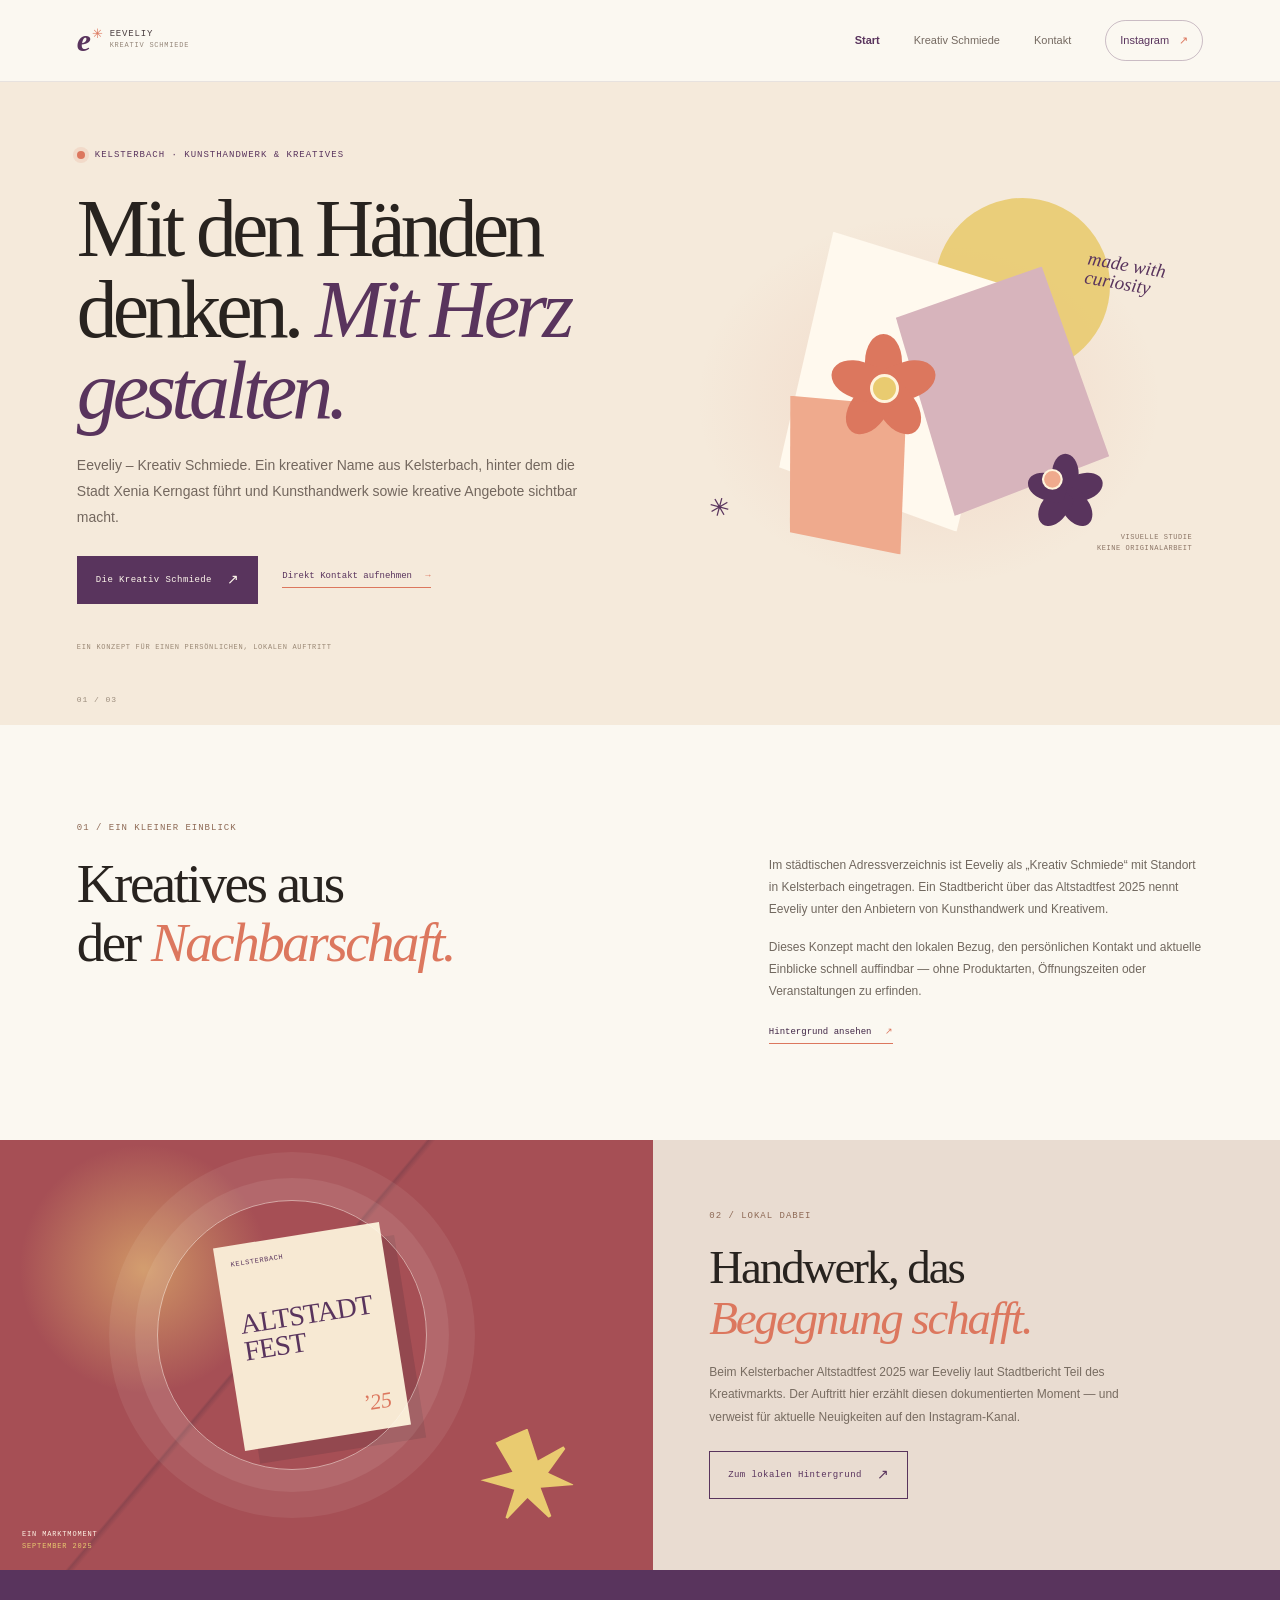
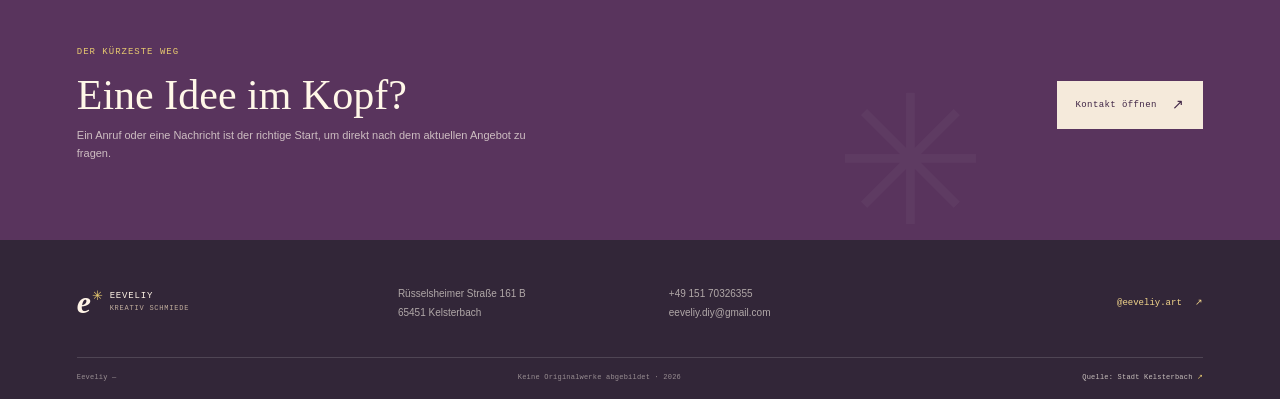
<file: index.html>
<!doctype html>
<html lang="de">
<head><meta charset="utf-8"><meta name="viewport" content="width=device-width, initial-scale=1"><meta name="theme-color" content="#f5eadb"><meta name="description" content="Unabhängiges PRDXQ-Websitekonzept für Eeveliy – Kreativ Schmiede in Kelsterbach."><title>Eeveliy — Kreativ Schmiede | PRDXQ Konzept</title><link rel="icon" href="favicon.svg" type="image/svg+xml"><link rel="stylesheet" href="styles.css"></head>
<body>
<header class="header"><a class="wordmark" href="index.html" aria-label="Eeveliy Startseite"><span class="wordmark-symbol">e<span>✳</span></span><span class="wordmark-name">EEVELIY<br><small>KREATIV SCHMIEDE</small></span></a><button class="menu-toggle" aria-expanded="false" aria-controls="main-nav" aria-label="Menü öffnen"><i></i><i></i></button><nav class="nav" id="main-nav" aria-label="Hauptnavigation"><a class="current" href="index.html">Start</a><a href="studio.html">Kreativ Schmiede</a><a href="kontakt.html">Kontakt</a><a class="nav-social" href="https://www.instagram.com/eeveliy.art/" target="_blank" rel="noopener">Instagram <span>↗</span></a></nav></header>
<main><section class="hero"><div class="hero-copy"><p class="eyebrow"><span class="dot"></span> KELSTERBACH · KUNSTHANDWERK & KREATIVES</p><h1>Mit den Händen<br>denken. <em>Mit Herz</em><br><em>gestalten.</em></h1><p class="hero-text">Eeveliy – Kreativ Schmiede. Ein kreativer Name aus Kelsterbach, hinter dem die Stadt Xenia Kerngast führt und Kunsthandwerk sowie kreative Angebote sichtbar macht.</p><div class="hero-links"><a class="button button-violet" href="studio.html">Die Kreativ Schmiede <span>↗</span></a><a class="link-arrow" href="kontakt.html">Direkt Kontakt aufnehmen <span>→</span></a></div><div class="hero-credit">EIN KONZEPT FÜR EINEN PERSÖNLICHEN, LOKALEN AUFTRITT</div></div><div class="hero-visual" aria-label="Abstrakte Illustration aus Papierformen, keine Originalarbeiten des Studios"><div class="sun-shape"></div><div class="paper paper-a"></div><div class="paper paper-b"></div><div class="paper paper-c"></div><div class="flower flower-one"><i></i><i></i><i></i><i></i><i></i><b></b></div><div class="flower flower-two"><i></i><i></i><i></i><i></i><i></i><b></b></div><div class="visual-scribble">made with<br>curiosity</div><div class="visual-note">VISUELLE STUDIE<br>KEINE ORIGINALARBEIT</div><span class="visual-star">✳</span></div><div class="hero-number">01 / 03</div></section>
<section class="manifesto"><div class="eyebrow eyebrow-dark">01 / EIN KLEINER EINBLICK</div><div class="manifesto-grid"><h2>Kreatives aus<br>der <em>Nachbarschaft.</em></h2><div><p>Im städtischen Adressverzeichnis ist Eeveliy als „Kreativ Schmiede“ mit Standort in Kelsterbach eingetragen. Ein Stadtbericht über das Altstadtfest 2025 nennt Eeveliy unter den Anbietern von Kunsthandwerk und Kreativem.</p><p>Dieses Konzept macht den lokalen Bezug, den persönlichen Kontakt und aktuelle Einblicke schnell auffindbar — ohne Produktarten, Öffnungszeiten oder Veranstaltungen zu erfinden.</p><a class="link-arrow link-dark" href="studio.html">Hintergrund ansehen <span>↗</span></a></div></div></section>
<section class="market-story"><div class="market-art"><div class="market-ticket"><span>KELSTERBACH</span><strong>ALTSTADT<br>FEST</strong><i>’25</i></div><div class="market-circle"></div><div class="market-flower"></div><div class="market-caption">EIN MARKTMOMENT<br><b>SEPTEMBER 2025</b></div></div><div class="market-copy"><div class="eyebrow eyebrow-dark">02 / LOKAL DABEI</div><h2>Handwerk, das<br><em>Begegnung schafft.</em></h2><p>Beim Kelsterbacher Altstadtfest 2025 war Eeveliy laut Stadtbericht Teil des Kreativmarkts. Der Auftritt hier erzählt diesen dokumentierten Moment — und verweist für aktuelle Neuigkeiten auf den Instagram-Kanal.</p><a class="button button-outline-dark" href="studio.html#markt">Zum lokalen Hintergrund <span>↗</span></a></div></section>
<section class="cta-band"><div><div class="eyebrow">DER KÜRZESTE WEG</div><h2>Eine Idee im Kopf?</h2><p>Ein Anruf oder eine Nachricht ist der richtige Start, um direkt nach dem aktuellen Angebot zu fragen.</p></div><a class="button button-cream" href="kontakt.html">Kontakt öffnen <span>↗</span></a><span class="cta-star">✳</span></section></main>
<footer class="footer"><div class="footer-top"><a class="wordmark wordmark-light" href="index.html"><span class="wordmark-symbol">e<span>✳</span></span><span class="wordmark-name">EEVELIY<br><small>KREATIV SCHMIEDE</small></span></a><p>Rüsselsheimer Straße 161 B<br>65451 Kelsterbach</p><p><a href="tel:+4915170326355">+49 151 70326355</a><br><a href="mailto:eeveliy.diy@gmail.com">eeveliy.diy@gmail.com</a></p><a class="footer-social" href="https://www.instagram.com/eeveliy.art/" target="_blank" rel="noopener">@eeveliy.art <span>↗</span></a></div><div class="footer-bottom"><span>Eeveliy — </span><span>Keine Originalwerke abgebildet · 2026</span><a href="https://kelsterbach.de/Wirtschaft-Gewerbe/Branchen-und-Firmen/" target="_blank" rel="noopener">Quelle: Stadt Kelsterbach <b>↗</b></a></div></footer><script src="script.js" defer></script></body></html>
</file>
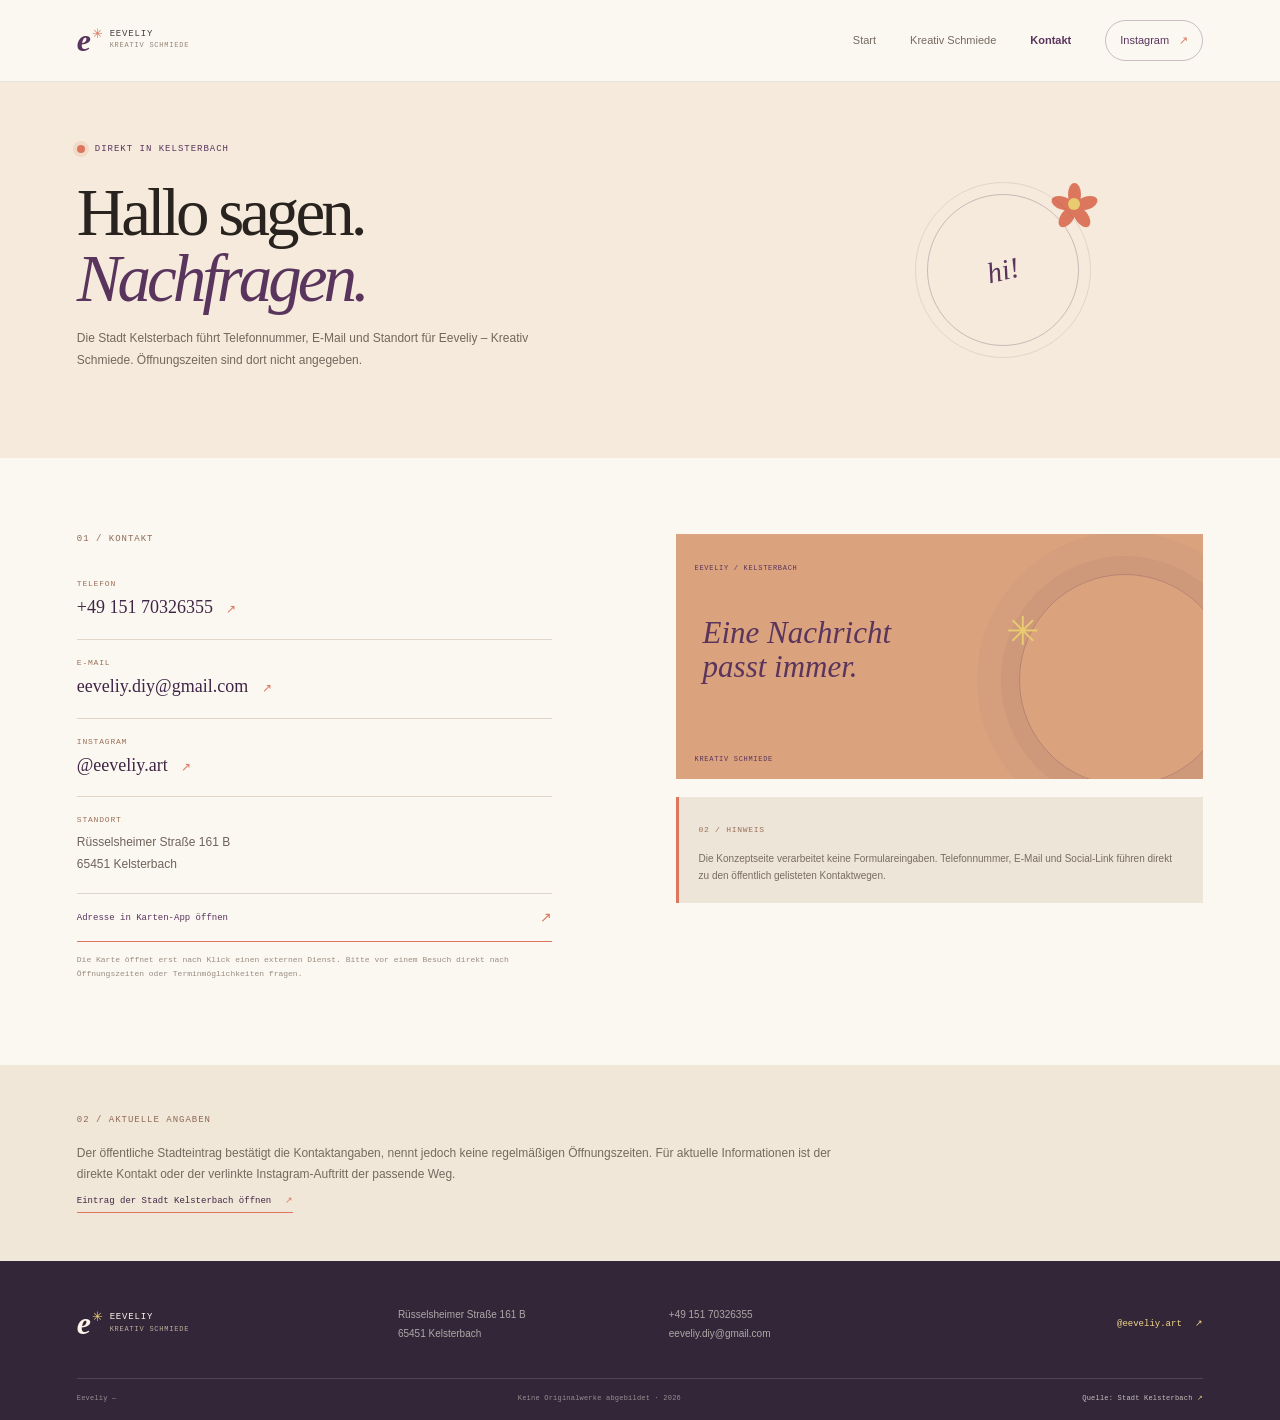
<file: kontakt.html>
<!doctype html><html lang="de"><head><meta charset="utf-8"><meta name="viewport" content="width=device-width, initial-scale=1"><meta name="theme-color" content="#f5eadb"><meta name="description" content="Öffentlich gelistete Kontaktmöglichkeiten für Eeveliy – Kreativ Schmiede in Kelsterbach. Unabhängiger PRDXQ-Websiteentwurf."><title>Kontakt | Eeveliy — PRDXQ Konzept</title><link rel="icon" href="favicon.svg" type="image/svg+xml"><link rel="stylesheet" href="styles.css"></head><body><header class="header"><a class="wordmark" href="index.html" aria-label="Eeveliy Startseite"><span class="wordmark-symbol">e<span>✳</span></span><span class="wordmark-name">EEVELIY<br><small>KREATIV SCHMIEDE</small></span></a><button class="menu-toggle" aria-expanded="false" aria-controls="main-nav" aria-label="Menü öffnen"><i></i><i></i></button><nav class="nav" id="main-nav" aria-label="Hauptnavigation"><a href="index.html">Start</a><a href="studio.html">Kreativ Schmiede</a><a class="current" href="kontakt.html">Kontakt</a><a class="nav-social" href="https://www.instagram.com/eeveliy.art/" target="_blank" rel="noopener">Instagram <span>↗</span></a></nav></header>
<main><section class="contact-hero"><div><p class="eyebrow"><span class="dot"></span> DIREKT IN KELSTERBACH</p><h1>Hallo sagen.<br><em>Nachfragen.</em></h1><p class="hero-text">Die Stadt Kelsterbach führt Telefonnummer, E-Mail und Standort für Eeveliy – Kreativ Schmiede. Öffnungszeiten sind dort nicht angegeben.</p></div><div class="contact-doodle"><span>hi!</span><div class="doodle-flower"><i></i><i></i><i></i><i></i><i></i><b></b></div></div></section>
<section class="contact-layout"><div class="contact-list"><div class="eyebrow eyebrow-dark">01 / KONTAKT</div><div class="contact-row"><span>TELEFON</span><a href="tel:+4915170326355">+49 151 70326355 <b>↗</b></a></div><div class="contact-row"><span>E-MAIL</span><a href="mailto:eeveliy.diy@gmail.com">eeveliy.diy@gmail.com <b>↗</b></a></div><div class="contact-row"><span>INSTAGRAM</span><a href="https://www.instagram.com/eeveliy.art/" target="_blank" rel="noopener">@eeveliy.art <b>↗</b></a></div><div class="contact-row"><span>STANDORT</span><p>Rüsselsheimer Straße 161 B<br>65451 Kelsterbach</p></div><a class="map-link" href="https://maps.google.com/?q=R%C3%BCsselsheimer+Stra%C3%9Fe+161+B%2C+65451+Kelsterbach" target="_blank" rel="noopener">Adresse in Karten-App öffnen <span>↗</span></a><p class="small-note">Die Karte öffnet erst nach Klick einen externen Dienst. Bitte vor einem Besuch direkt nach Öffnungszeiten oder Terminmöglichkeiten fragen.</p></div><div class="contact-side"><div class="side-paper"><span>EEVELIY / KELSTERBACH</span><b>Eine Nachricht<br>passt immer.</b><i>✳</i><small>KREATIV SCHMIEDE</small></div><div class="side-note"><span>02 / HINWEIS</span><p>Die Konzeptseite verarbeitet keine Formulareingaben. Telefonnummer, E-Mail und Social-Link führen direkt zu den öffentlich gelisteten Kontaktwegen.</p></div></div></section>
<section class="last-note"><div class="eyebrow eyebrow-dark">02 / AKTUELLE ANGABEN</div><p>Der öffentliche Stadteintrag bestätigt die Kontaktangaben, nennt jedoch keine regelmäßigen Öffnungszeiten. Für aktuelle Informationen ist der direkte Kontakt oder der verlinkte Instagram-Auftritt der passende Weg.</p><a class="link-arrow link-dark" href="https://kelsterbach.de/Wirtschaft-Gewerbe/Branchen-und-Firmen/" target="_blank" rel="noopener">Eintrag der Stadt Kelsterbach öffnen <span>↗</span></a></section></main>
<footer class="footer"><div class="footer-top"><a class="wordmark wordmark-light" href="index.html"><span class="wordmark-symbol">e<span>✳</span></span><span class="wordmark-name">EEVELIY<br><small>KREATIV SCHMIEDE</small></span></a><p>Rüsselsheimer Straße 161 B<br>65451 Kelsterbach</p><p><a href="tel:+4915170326355">+49 151 70326355</a><br><a href="mailto:eeveliy.diy@gmail.com">eeveliy.diy@gmail.com</a></p><a class="footer-social" href="https://www.instagram.com/eeveliy.art/" target="_blank" rel="noopener">@eeveliy.art <span>↗</span></a></div><div class="footer-bottom"><span>Eeveliy — </span><span>Keine Originalwerke abgebildet · 2026</span><a href="https://kelsterbach.de/Wirtschaft-Gewerbe/Branchen-und-Firmen/" target="_blank" rel="noopener">Quelle: Stadt Kelsterbach <b>↗</b></a></div></footer><script src="script.js" defer></script></body></html>
</file>
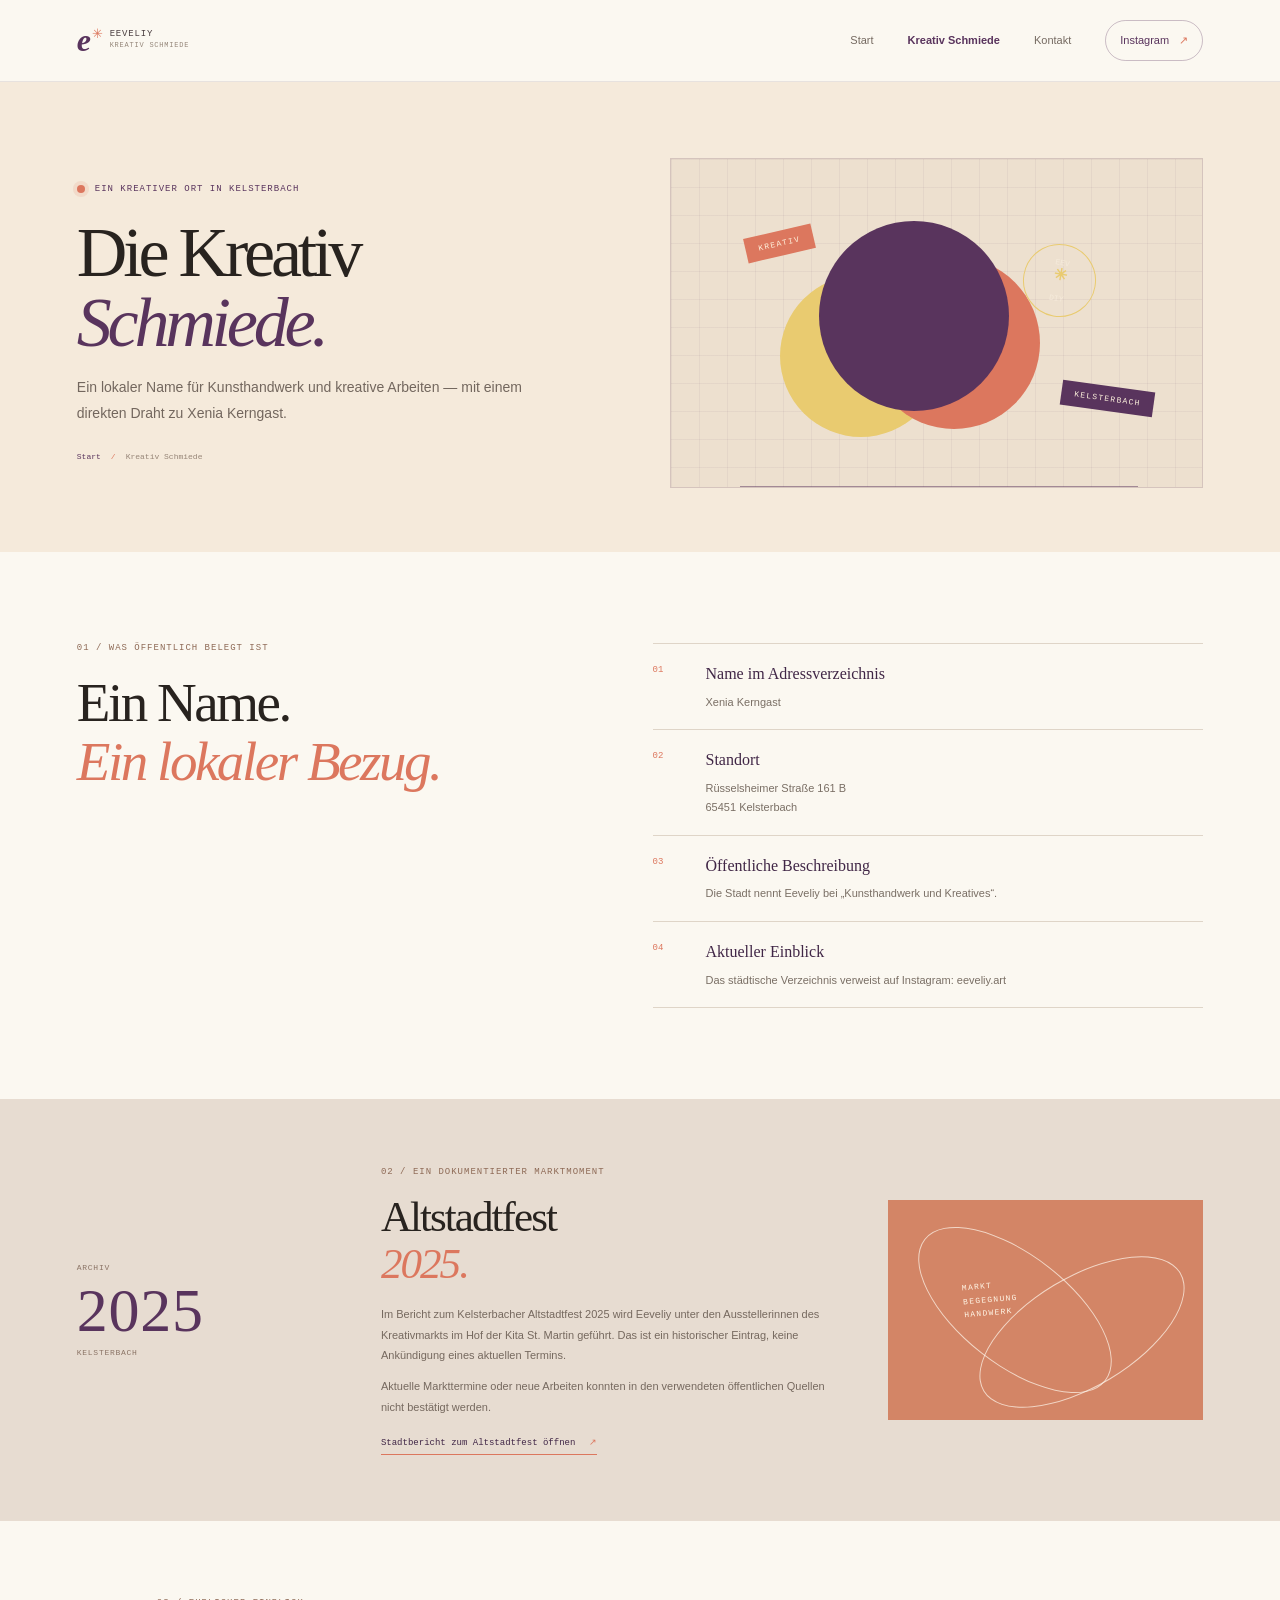
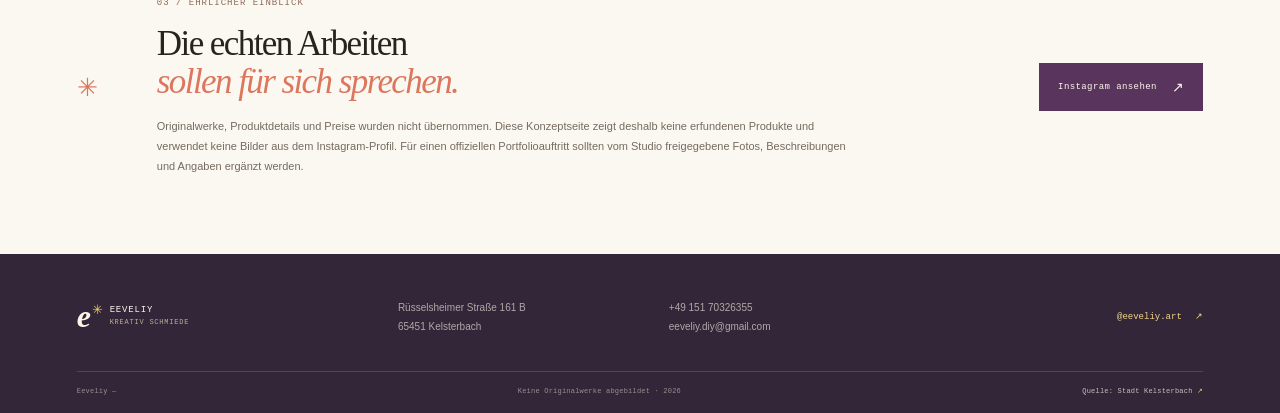
<file: studio.html>
<!doctype html><html lang="de"><head><meta charset="utf-8"><meta name="viewport" content="width=device-width, initial-scale=1"><meta name="theme-color" content="#f5eadb"><meta name="description" content="Öffentlich belegte Informationen zu Eeveliy – Kreativ Schmiede in Kelsterbach. Unabhängiger PRDXQ-Entwurf."><title>Kreativ Schmiede | Eeveliy — PRDXQ Konzept</title><link rel="icon" href="favicon.svg" type="image/svg+xml"><link rel="stylesheet" href="styles.css"></head><body><header class="header"><a class="wordmark" href="index.html" aria-label="Eeveliy Startseite"><span class="wordmark-symbol">e<span>✳</span></span><span class="wordmark-name">EEVELIY<br><small>KREATIV SCHMIEDE</small></span></a><button class="menu-toggle" aria-expanded="false" aria-controls="main-nav" aria-label="Menü öffnen"><i></i><i></i></button><nav class="nav" id="main-nav" aria-label="Hauptnavigation"><a href="index.html">Start</a><a class="current" href="studio.html">Kreativ Schmiede</a><a href="kontakt.html">Kontakt</a><a class="nav-social" href="https://www.instagram.com/eeveliy.art/" target="_blank" rel="noopener">Instagram <span>↗</span></a></nav></header>
<main><section class="subhero"><div class="subhero-copy"><p class="eyebrow"><span class="dot"></span> EIN KREATIVER ORT IN KELSTERBACH</p><h1>Die Kreativ<br><em>Schmiede.</em></h1><p class="hero-text">Ein lokaler Name für Kunsthandwerk und kreative Arbeiten — mit einem direkten Draht zu Xenia Kerngast.</p><div class="breadcrumb"><a href="index.html">Start</a><span>/</span><span>Kreativ Schmiede</span></div></div><div class="studio-graphic"><div class="ink-circle"></div><div class="studio-ribbon ribbon-one">KREATIV</div><div class="studio-ribbon ribbon-two">KELSTERBACH</div><div class="studio-stamp">EEV<br><b>✳</b><br>DIY</div><div class="studio-gridline"></div></div></section>
<section class="studio-facts"><div class="fact-title"><div class="eyebrow eyebrow-dark">01 / WAS ÖFFENTLICH BELEGT IST</div><h2>Ein Name.<br><em>Ein lokaler Bezug.</em></h2></div><div class="facts-list"><div class="fact-row"><span>01</span><div><b>Name im Adressverzeichnis</b><p>Xenia Kerngast</p></div></div><div class="fact-row"><span>02</span><div><b>Standort</b><p>Rüsselsheimer Straße 161 B<br>65451 Kelsterbach</p></div></div><div class="fact-row"><span>03</span><div><b>Öffentliche Beschreibung</b><p>Die Stadt nennt Eeveliy bei „Kunsthandwerk und Kreatives“.</p></div></div><div class="fact-row"><span>04</span><div><b>Aktueller Einblick</b><p>Das städtische Verzeichnis verweist auf Instagram: eeveliy.art</p></div></div></div></section>
<section id="markt" class="market-record"><div class="record-date"><span>ARCHIV</span><b>2025</b><span>KELSTERBACH</span></div><div class="record-copy"><div class="eyebrow eyebrow-dark">02 / EIN DOKUMENTIERTER MARKTMOMENT</div><h2>Altstadtfest<br><em>2025.</em></h2><p>Im Bericht zum Kelsterbacher Altstadtfest 2025 wird Eeveliy unter den Ausstellerinnen des Kreativmarkts im Hof der Kita St. Martin geführt. Das ist ein historischer Eintrag, keine Ankündigung eines aktuellen Termins.</p><p>Aktuelle Markttermine oder neue Arbeiten konnten in den verwendeten öffentlichen Quellen nicht bestätigt werden.</p><a class="link-arrow link-dark" href="https://ol.wittich.de/titel/737/ausgabe/37/2025/artikel/00000000000049550844-OL-737-2025-37-37-0" target="_blank" rel="noopener">Stadtbericht zum Altstadtfest öffnen <span>↗</span></a></div><div class="record-art"><div class="record-oval oval-one"></div><div class="record-oval oval-two"></div><span>MARKT<br>BEGEGNUNG<br>HANDWERK</span></div></section>
<section class="studio-boundary"><div class="boundary-icon">✳</div><div><div class="eyebrow eyebrow-dark">03 / EHRLICHER EINBLICK</div><h2>Die echten Arbeiten<br><em>sollen für sich sprechen.</em></h2><p>Originalwerke, Produktdetails und Preise wurden nicht übernommen. Diese Konzeptseite zeigt deshalb keine erfundenen Produkte und verwendet keine Bilder aus dem Instagram-Profil. Für einen offiziellen Portfolioauftritt sollten vom Studio freigegebene Fotos, Beschreibungen und Angaben ergänzt werden.</p></div><a class="button button-violet" href="https://www.instagram.com/eeveliy.art/" target="_blank" rel="noopener">Instagram ansehen <span>↗</span></a></section></main>
<footer class="footer"><div class="footer-top"><a class="wordmark wordmark-light" href="index.html"><span class="wordmark-symbol">e<span>✳</span></span><span class="wordmark-name">EEVELIY<br><small>KREATIV SCHMIEDE</small></span></a><p>Rüsselsheimer Straße 161 B<br>65451 Kelsterbach</p><p><a href="tel:+4915170326355">+49 151 70326355</a><br><a href="mailto:eeveliy.diy@gmail.com">eeveliy.diy@gmail.com</a></p><a class="footer-social" href="https://www.instagram.com/eeveliy.art/" target="_blank" rel="noopener">@eeveliy.art <span>↗</span></a></div><div class="footer-bottom"><span>Eeveliy — </span><span>Keine Originalwerke abgebildet · 2026</span><a href="https://kelsterbach.de/Wirtschaft-Gewerbe/Branchen-und-Firmen/" target="_blank" rel="noopener">Quelle: Stadt Kelsterbach <b>↗</b></a></div></footer><script src="script.js" defer></script></body></html>
</file>
<file: styles.css>
:root{--ink:#28231f;--plum:#59345d;--plum-dark:#402646;--coral:#dc775e;--coral-light:#efaa8d;--lemon:#e9cb70;--cream:#f5eadb;--paper:#fbf8f1;--muted:#81756b;--line:#dfd5c8;--max:1220px;--serif:'Iowan Old Style','Palatino Linotype',Georgia,serif;--sans:'Trebuchet MS',Arial,sans-serif;--mono:Consolas,'Courier New',monospace}
*{box-sizing:border-box}html{scroll-behavior:smooth;scroll-padding-top:100px}body{margin:0;background:var(--paper);color:var(--ink);font:15px/1.65 var(--sans);-webkit-font-smoothing:antialiased}a{color:inherit;text-decoration:none}button{font:inherit}::selection{background:var(--lemon);color:var(--plum-dark)}.concept-bar{min-height:28px;background:var(--plum);color:#fff9ef;display:flex;justify-content:center;align-items:center;gap:16px;padding:4px 16px;font:8px var(--mono);letter-spacing:.09em;text-transform:uppercase}.concept-bar span+span:before{content:'✳';margin-right:16px;color:var(--lemon)}.header{height:82px;padding:0 max(calc((100vw - var(--max))/2),6vw);display:flex;align-items:center;justify-content:space-between;border-bottom:1px solid rgba(64,38,70,.1);background:rgba(251,248,241,.94);backdrop-filter:blur(14px);position:relative;z-index:5}.wordmark{display:flex;align-items:center;gap:10px}.wordmark-symbol{font:700 32px/.9 var(--serif);font-style:italic;color:var(--plum);letter-spacing:-.1em}.wordmark-symbol span{font:13px var(--sans);font-style:normal;color:var(--coral);vertical-align:top;margin-left:4px}.wordmark-name{font:9px/1.3 var(--mono);letter-spacing:.09em;color:#4a3e40}.wordmark-name small{font-size:7px;color:#95877a;letter-spacing:.11em}.nav{display:flex;align-items:center;gap:34px}.nav>a{font-size:11px;color:#756a61;transition:color .2s}.nav>a:hover,.nav>a.current{color:var(--plum);font-weight:bold}.nav .nav-social{border:1px solid rgba(89,52,93,.3);padding:10px 14px;border-radius:30px;color:var(--plum)}.nav-social span{color:var(--coral);margin-left:7px}.menu-toggle{display:none}
.hero{min-height:615px;padding:68px max(calc((100vw - var(--max))/2),6vw) 74px;background:var(--cream);display:grid;grid-template-columns:1fr .95fr;align-items:center;position:relative;overflow:hidden}.hero-copy{position:relative;z-index:2;max-width:590px}.eyebrow{font:9px var(--mono);letter-spacing:.11em;color:var(--plum);display:flex;align-items:center;gap:10px;text-transform:uppercase}.dot{width:8px;height:8px;border-radius:50%;background:var(--coral);display:inline-block;box-shadow:0 0 0 4px rgba(220,119,94,.14)}h1,h2,h3,p{margin-top:0}h1{font:500 clamp(53px,6.4vw,83px)/.99 var(--serif);letter-spacing:-.06em;margin:28px 0 22px}h1 em,h2 em{font-style:italic;color:var(--plum)}.hero-text{font-size:14px;line-height:1.85;color:#73675e;max-width:510px;margin-bottom:25px}.hero-links{display:flex;align-items:center;gap:24px}.button{min-height:48px;display:inline-flex;align-items:center;gap:15px;padding:14px 18px;border:1px solid transparent;font:9px var(--mono);letter-spacing:.045em;transition:transform .2s,background .2s}.button:hover{transform:translateY(-2px)}.button span{font-size:14px}.button-violet{background:var(--plum);color:#fff8ed}.button-violet:hover{background:#704674}.button-outline-dark{border-color:var(--plum);color:var(--plum);background:transparent}.button-outline-dark:hover{background:rgba(89,52,93,.07)}.button-cream{background:var(--cream);color:var(--plum-dark)}.button-cream:hover{background:#fff}.link-arrow{font:9px var(--mono);border-bottom:1px solid var(--coral);padding-bottom:6px;color:var(--plum)}.link-arrow span{margin-left:8px;color:var(--coral)}.link-dark{color:var(--plum-dark)}.hero-credit{font:7px var(--mono);letter-spacing:.1em;color:#9a8875;margin-top:39px}.hero-number{position:absolute;left:max(calc((100vw - var(--max))/2),6vw);bottom:21px;font:8px var(--mono);letter-spacing:.12em;color:#9c8d7d}.hero-visual{height:440px;position:relative;margin-left:0;isolation:isolate}.hero-visual:before{content:'';position:absolute;inset:4%;background:radial-gradient(ellipse at center,rgba(220,119,94,.16),transparent 65%);z-index:-2}.sun-shape{position:absolute;width:175px;height:175px;border-radius:50%;background:var(--lemon);top:4%;right:17%;opacity:.9}.paper{position:absolute;filter:drop-shadow(12px 14px 0 rgba(64,38,70,.06));}.paper-a{width:210px;height:280px;left:25%;top:14%;background:#fff9ee;clip-path:polygon(10% 0,100% 11%,88% 100%,0 86%);transform:rotate(8deg)}.paper-b{width:192px;height:235px;left:46%;top:21%;background:#d7b4bc;clip-path:polygon(0 13%,79% 0,100% 84%,16% 100%);transform:rotate(-8deg)}.paper-c{width:125px;height:166px;left:24%;top:48%;background:var(--coral-light);clip-path:polygon(8% 0,100% 11%,87% 100%,0 82%);transform:rotate(-4deg)}.flower{position:absolute;border-radius:50%;width:108px;height:108px;left:32%;top:35%;display:grid;place-items:center;animation:float 7s ease-in-out infinite}.flower i{position:absolute;width:37px;height:55px;background:var(--coral);border-radius:80% 80% 40% 40%;left:35px;top:0;transform-origin:50% 54px}.flower i:nth-child(2){transform:rotate(72deg)}.flower i:nth-child(3){transform:rotate(144deg)}.flower i:nth-child(4){transform:rotate(216deg)}.flower i:nth-child(5){transform:rotate(288deg)}.flower b{position:relative;width:29px;height:29px;border-radius:50%;background:var(--lemon);border:3px solid #fff4dc}.flower-two{width:70px;height:70px;left:66%;top:60%;transform:scale(.72);animation-delay:-3s}.flower-two i{background:var(--plum)}.flower-two b{background:var(--coral-light)}.visual-scribble{position:absolute;right:7%;top:17%;font:italic 19px/1 var(--serif);color:var(--plum);transform:rotate(10deg)}.visual-note{position:absolute;right:2%;bottom:15%;font:7px/1.6 var(--mono);letter-spacing:.08em;color:#8b7566;text-align:right}.visual-star{position:absolute;left:10%;bottom:21%;font-size:25px;color:var(--plum);transform:rotate(15deg)}@keyframes float{0%,100%{transform:translateY(0) rotate(-4deg)}50%{transform:translateY(-8px) rotate(3deg)}}
.manifesto{padding:98px max(calc((100vw - var(--max))/2),6vw);background:var(--paper)}.eyebrow-dark{color:#8e6a56}.manifesto-grid{display:grid;grid-template-columns:1fr .78fr;gap:12%;align-items:start;margin-top:21px}.manifesto h2,.market-copy h2,.fact-title h2,.record-copy h2,.studio-boundary h2{font:500 clamp(39px,4.3vw,57px)/1.08 var(--serif);letter-spacing:-.045em;margin:0}.manifesto h2 em,.market-copy h2 em,.fact-title h2 em,.record-copy h2 em,.studio-boundary h2 em{color:var(--coral);}.manifesto-grid>div p{font-size:12px;line-height:1.85;color:#71685f;margin-bottom:15px}.manifesto-grid .link-arrow{margin-top:4px}.market-story{display:grid;grid-template-columns:1.02fr .98fr;min-height:430px;background:#e9dcd1}.market-art{position:relative;overflow:hidden;background:#a64f55;min-height:380px}.market-art:before{content:'';position:absolute;inset:0;background:radial-gradient(circle at 22% 30%,rgba(241,207,114,.55),transparent 21%),linear-gradient(130deg,transparent 42%,rgba(61,40,58,.24) 42.3%,transparent 43%)}.market-circle{position:absolute;width:270px;height:270px;border:1px solid rgba(255,249,239,.52);border-radius:50%;top:14%;left:24%;box-shadow:0 0 0 22px rgba(255,249,239,.08),0 0 0 48px rgba(255,249,239,.07)}.market-ticket{position:absolute;top:22%;left:35%;width:168px;height:205px;background:#f7e9d3;transform:rotate(-9deg);box-shadow:13px 15px 0 rgba(56,35,48,.17);display:flex;flex-direction:column;justify-content:space-between;padding:15px;color:var(--plum)}.market-ticket span{font:7px var(--mono);letter-spacing:.09em}.market-ticket strong{font:500 28px/.94 var(--serif);letter-spacing:-.03em}.market-ticket i{align-self:end;font:italic 22px var(--serif);color:var(--coral)}.market-flower{position:absolute;right:12%;bottom:11%;width:94px;height:94px;border-radius:50%;background:var(--lemon);clip-path:polygon(50% 0,61% 34%,95% 15%,72% 47%,100% 60%,64% 63%,78% 100%,50% 74%,25% 100%,36% 65%,0 55%,34% 46%,16% 15%)}.market-caption{position:absolute;bottom:18px;left:22px;color:#fff3e5;font:7px/1.6 var(--mono);letter-spacing:.12em}.market-caption b{font-weight:400;color:var(--lemon)}.market-copy{align-self:center;padding:65px 9%}.market-copy h2{font-size:47px;margin:21px 0 18px}.market-copy p{font-size:12px;line-height:1.85;color:#786c61;max-width:440px;margin-bottom:23px}.cta-band{min-height:270px;display:flex;align-items:center;justify-content:space-between;gap:25px;background:var(--plum);color:#fff7e8;padding:55px max(calc((100vw - var(--max))/2),6vw);position:relative;overflow:hidden}.cta-band .eyebrow{color:var(--lemon)}.cta-band h2{font:500 42px/1.1 var(--serif);margin:15px 0 8px}.cta-band p{font-size:11px;color:rgba(255,248,237,.7);margin:0;max-width:450px}.cta-star{position:absolute;right:23%;bottom:-70px;font-size:180px;color:rgba(255,255,255,.035)}.footer{background:#322638;color:#f8eddf;padding:44px max(calc((100vw - var(--max))/2),6vw) 18px}.footer-top{display:grid;grid-template-columns:1.2fr 1fr 1.25fr .8fr;gap:20px;align-items:center;padding-bottom:35px}.wordmark-light .wordmark-symbol,.wordmark-light .wordmark-name{color:#fff4e7}.wordmark-light .wordmark-symbol span{color:var(--lemon)}.wordmark-light .wordmark-name small{color:#c0ad9c}.footer-top p{font-size:10px;line-height:1.9;color:rgba(255,248,237,.62);margin:0}.footer-top p a:hover,.footer-social:hover{color:var(--lemon)}.footer-social{font:9px var(--mono);justify-self:end;color:#f2d58b}.footer-social span{margin-left:8px}.footer-bottom{border-top:1px solid rgba(255,255,255,.14);display:flex;justify-content:space-between;gap:18px;padding-top:15px;font:7px var(--mono);letter-spacing:.03em;color:rgba(255,248,237,.5)}.footer-bottom a{color:rgba(255,248,237,.73)}.footer-bottom b{color:var(--lemon);font-weight:400}.concept-note{background:#28202d;color:rgba(255,248,237,.61);padding:12px max(calc((100vw - var(--max))/2),6vw);display:flex;align-items:center;gap:14px;font:7px/1.5 var(--mono)}.concept-note strong{color:var(--lemon);font-weight:400;white-space:nowrap;letter-spacing:.06em;text-transform:uppercase}
.subhero{background:var(--cream);padding:61px max(calc((100vw - var(--max))/2),6vw) 50px;display:grid;grid-template-columns:1fr .9fr;align-items:center;min-height:470px;overflow:hidden}.subhero h1{font-size:70px;margin:24px 0 18px}.subhero .hero-text{max-width:450px}.breadcrumb{display:flex;gap:10px;font:8px var(--mono);color:#958476;margin-top:23px}.breadcrumb a{color:var(--plum)}.breadcrumb span:nth-child(2){color:var(--coral)}.studio-graphic{height:330px;position:relative;background:#ede0cf;overflow:hidden;border:1px solid rgba(89,52,93,.16)}.studio-graphic:before{content:'';position:absolute;inset:0;background-image:linear-gradient(rgba(89,52,93,.06) 1px,transparent 1px),linear-gradient(90deg,rgba(89,52,93,.06) 1px,transparent 1px);background-size:28px 28px}.ink-circle{width:190px;height:190px;background:var(--plum);border-radius:50%;position:absolute;left:28%;top:19%;box-shadow:40px 27px 0 -9px var(--coral),-53px 40px 0 -14px var(--lemon)}.studio-ribbon{position:absolute;font:8px var(--mono);letter-spacing:.16em;color:#fff3de;background:var(--coral);padding:8px 13px;transform:rotate(-13deg)}.ribbon-one{top:22%;left:14%}.ribbon-two{right:9%;bottom:23%;background:var(--plum);transform:rotate(8deg)}.studio-stamp{position:absolute;right:20%;top:26%;width:73px;height:73px;border:1px solid var(--lemon);border-radius:50%;display:grid;place-content:center;text-align:center;font:8px/1.15 var(--mono);color:var(--cream);transform:rotate(10deg)}.studio-stamp b{font-size:16px;color:var(--lemon)}.studio-gridline{position:absolute;bottom:0;left:13%;width:75%;height:1px;background:rgba(89,52,93,.5)}.studio-facts{padding:91px max(calc((100vw - var(--max))/2),6vw);display:grid;grid-template-columns:.8fr 1fr;gap:12%}.fact-title h2{margin-top:20px}.facts-list{border-top:1px solid var(--line)}.fact-row{display:grid;grid-template-columns:38px 1fr;gap:15px;padding:18px 0;border-bottom:1px solid var(--line)}.fact-row>span{font:9px var(--mono);color:var(--coral);padding-top:3px}.fact-row b{font:500 16px var(--serif);color:var(--plum-dark)}.fact-row p{font-size:11px;color:#7a6f65;margin:6px 0 0;line-height:1.7}.market-record{background:#e7dcd1;display:grid;grid-template-columns:.55fr 1fr .7fr;align-items:center;gap:5%;padding:68px max(calc((100vw - var(--max))/2),6vw)}.record-date{display:flex;flex-direction:column;gap:7px;color:#8b7466;font:8px var(--mono);letter-spacing:.09em}.record-date b{font:500 62px/1 var(--serif);color:var(--plum)}.record-copy h2{font-size:43px;margin:17px 0}.record-copy p{font-size:11px;line-height:1.85;color:#76695f;max-width:510px}.record-art{height:220px;position:relative;background:#d38566;overflow:hidden}.record-oval{position:absolute;border:1px solid rgba(255,249,239,.7);border-radius:50%}.oval-one{width:230px;height:110px;left:4%;top:25%;transform:rotate(38deg)}.oval-two{width:230px;height:110px;right:2%;bottom:15%;transform:rotate(-31deg)}.record-art span{position:absolute;left:24%;top:36%;font:8px/1.7 var(--mono);letter-spacing:.16em;color:#fff5e5;transform:rotate(-5deg)}.studio-boundary{padding:77px max(calc((100vw - var(--max))/2),6vw);display:grid;grid-template-columns:55px 1fr auto;gap:25px;align-items:center}.boundary-icon{font-size:25px;color:var(--coral)}.studio-boundary h2{font-size:35px;margin:17px 0}.studio-boundary p{font-size:11px;line-height:1.8;color:#756a60;max-width:700px;margin:0}.studio-boundary .button{white-space:nowrap}
.contact-hero{background:var(--cream);padding:62px max(calc((100vw - var(--max))/2),6vw);display:flex;justify-content:space-between;align-items:center;min-height:355px}.contact-hero h1{font-size:67px;margin:25px 0 15px}.contact-hero .hero-text{font-size:12px;max-width:500px}.contact-doodle{width:152px;height:152px;border:1px solid rgba(89,52,93,.27);border-radius:50%;display:grid;place-items:center;position:relative;margin-right:11%}.contact-doodle:after{content:'';position:absolute;inset:-13px;border:1px solid rgba(89,52,93,.12);border-radius:50%}.contact-doodle>span{font:italic 29px var(--serif);color:var(--plum);transform:rotate(-13deg);z-index:1}.doodle-flower{position:absolute;right:-19px;top:-12px;width:45px;height:45px}.doodle-flower i{position:absolute;width:13px;height:23px;border-radius:50%;background:var(--coral);left:16px;top:0;transform-origin:50% 24px}.doodle-flower i:nth-child(2){transform:rotate(72deg)}.doodle-flower i:nth-child(3){transform:rotate(144deg)}.doodle-flower i:nth-child(4){transform:rotate(216deg)}.doodle-flower i:nth-child(5){transform:rotate(288deg)}.doodle-flower b{position:absolute;width:12px;height:12px;border-radius:50%;background:var(--lemon);left:16px;top:15px}.contact-layout{padding:76px max(calc((100vw - var(--max))/2),6vw);display:grid;grid-template-columns:.9fr 1fr;gap:11%}.contact-list .eyebrow{margin-bottom:17px}.contact-row{padding:18px 0;border-bottom:1px solid var(--line)}.contact-row>span{font:8px var(--mono);letter-spacing:.1em;color:#9c7058;display:block;margin-bottom:8px}.contact-row>a{font:500 18px var(--serif);color:var(--plum-dark)}.contact-row>a b{font:12px var(--mono);color:var(--coral);margin-left:9px}.contact-row p{font:12px/1.8 var(--sans);color:#6e635a;margin:0}.map-link{display:flex;align-items:center;justify-content:space-between;padding:15px 0;border-bottom:1px solid var(--coral);font:9px var(--mono);color:var(--plum)}.map-link span{font-size:14px;color:var(--coral)}.small-note{font:8px/1.7 var(--mono);color:#998c80;margin-top:11px}.contact-side{display:flex;flex-direction:column;gap:18px}.side-paper{height:245px;background:#dba27e;position:relative;padding:19px;color:var(--plum);overflow:hidden}.side-paper:before{content:'';position:absolute;width:210px;height:210px;border:1px solid rgba(89,52,93,.28);border-radius:50%;right:-28px;top:40px;box-shadow:0 0 0 18px rgba(89,52,93,.05),0 0 0 42px rgba(89,52,93,.04)}.side-paper>span,.side-paper small{font:7px var(--mono);letter-spacing:.1em}.side-paper>b{position:absolute;left:27px;top:82px;font:italic 31px/1.1 var(--serif)}.side-paper>i{position:absolute;right:31%;top:26%;font-style:normal;font-size:40px;color:var(--lemon)}.side-paper small{position:absolute;left:19px;bottom:16px}.side-note{padding:18px 20px;background:#eee5d9;border-left:3px solid var(--coral)}.side-note>span{font:8px var(--mono);letter-spacing:.09em;color:#9b7059}.side-note p{font-size:10px;line-height:1.75;color:#796c62;margin:10px 0 0}.last-note{background:#f1e7d8;padding:50px max(calc((100vw - var(--max))/2),6vw)}.last-note>p{font-size:12px;line-height:1.8;color:#746a60;max-width:770px;margin:18px 0 0}.last-note .link-arrow{margin-top:5px}
@media(max-width:950px){.header{padding:0 5vw}.nav{gap:20px}.hero,.subhero,.contact-hero{padding-left:5vw;padding-right:5vw}.hero{grid-template-columns:1fr .8fr}.hero-visual{transform:scale(.9);transform-origin:center right;margin-right:-8vw}.manifesto,.market-story,.cta-band,.footer,.studio-facts,.market-record,.studio-boundary,.contact-layout,.last-note{padding-left:5vw;padding-right:5vw}.market-copy{padding:50px 7%}.market-record{grid-template-columns:.4fr 1fr .65fr;gap:3%}.footer-top{grid-template-columns:1.2fr 1fr 1.1fr .75fr}.subhero{grid-template-columns:1fr .75fr}.studio-graphic{margin-left:5%}.concept-note{padding-left:5vw;padding-right:5vw}}
@media(max-width:680px){.concept-bar{font-size:7px;gap:6px;letter-spacing:.04em;padding:5px}.concept-bar span+span:before{margin-right:6px}.header{height:70px;padding:0 19px}.wordmark-symbol{font-size:27px}.wordmark-name{font-size:8px}.menu-toggle{display:flex;width:40px;height:40px;background:transparent;border:1px solid rgba(89,52,93,.27);border-radius:50%;align-items:center;justify-content:center;flex-direction:column;gap:5px}.menu-toggle i{width:15px;height:1px;background:var(--plum);transition:transform .2s}.menu-toggle[aria-expanded=true] i:first-child{transform:translateY(3px) rotate(45deg)}.menu-toggle[aria-expanded=true] i+ i{transform:translateY(-3px) rotate(-45deg)}.nav{position:absolute;top:69px;left:0;right:0;background:rgba(251,248,241,.98);display:flex;flex-direction:column;align-items:stretch;gap:0;padding:0 19px;max-height:0;overflow:hidden;transition:max-height .25s,padding .25s;border-bottom:1px solid transparent}.nav.is-open{max-height:330px;padding:8px 19px 17px;border-color:rgba(89,52,93,.15)}.nav>a{padding:12px 2px;border-bottom:1px solid rgba(89,52,93,.1);font-size:13px}.nav .nav-social{border:0;border-bottom:1px solid rgba(89,52,93,.1);padding:12px 2px;border-radius:0}.nav .nav-social span{float:right}.menu-lock{overflow:hidden}.hero{display:flex;flex-direction:column;align-items:stretch;padding:53px 21px 50px;min-height:0}.hero h1{font-size:clamp(50px,13vw,70px);margin:23px 0 18px}.hero-text{font-size:12px;line-height:1.8}.hero-links{flex-direction:column;align-items:flex-start;gap:17px}.hero-credit{margin-top:24px;font-size:6px}.hero-visual{height:295px;margin:14px -21px -20px 0;transform:none}.sun-shape{width:120px;height:120px;right:13%;top:2%}.paper-a{width:155px;height:207px;left:21%;top:14%}.paper-b{width:142px;height:174px;left:44%;top:20%}.paper-c{width:93px;height:123px;left:20%;top:48%}.flower{transform:scale(.76);left:27%;top:31%}.flower-two{left:63%;top:58%;transform:scale(.6)}.visual-scribble{font-size:15px;right:5%}.visual-note{font-size:6px;right:3%;bottom:12%}.visual-star{left:9%;bottom:16%;font-size:19px}.hero-number{left:21px;bottom:12px;font-size:7px}.manifesto{padding:67px 21px}.manifesto-grid{grid-template-columns:1fr;gap:20px;margin-top:18px}.manifesto h2,.market-copy h2,.fact-title h2,.record-copy h2{font-size:40px}.manifesto-grid>div p{font-size:11px}.market-story{grid-template-columns:1fr}.market-art{min-height:290px}.market-ticket{width:143px;height:174px;left:33%;top:20%}.market-ticket strong{font-size:24px}.market-copy{padding:41px 21px 50px}.market-copy p{font-size:11px}.cta-band{min-height:0;padding:44px 21px 49px;display:block}.cta-band h2{font-size:37px}.cta-band p{font-size:10px;max-width:290px}.cta-band .button{margin-top:24px}.cta-star{right:-6%;bottom:-88px;font-size:145px}.footer{padding:33px 21px 15px}.footer-top{grid-template-columns:1fr 1fr;gap:21px 11px;padding-bottom:25px}.footer-top .wordmark{grid-column:1/-1}.footer-social{justify-self:start}.footer-top p{font-size:9px}.footer-bottom{flex-direction:column;gap:8px;font-size:7px}.concept-note{display:block;padding:11px 21px;font-size:7px}.concept-note strong{display:block;margin-bottom:4px;white-space:normal}.subhero{display:block;padding:50px 21px 33px}.subhero h1{font-size:59px}.studio-graphic{height:245px;margin:28px 0 0}.ink-circle{width:145px;height:145px;left:25%;top:20%}.studio-stamp{width:61px;height:61px;right:17%;top:28%;font-size:7px}.studio-facts{display:block;padding:65px 21px}.fact-title{margin-bottom:26px}.fact-title h2{margin-top:16px}.fact-row{grid-template-columns:30px 1fr;padding:16px 0}.fact-row b{font-size:15px}.market-record{grid-template-columns:1fr 1fr;padding:48px 21px;gap:20px}.record-date b{font-size:47px}.record-date{gap:6px}.record-copy{grid-column:1/-1;grid-row:2}.record-copy h2{font-size:39px}.record-art{grid-column:2;grid-row:1;height:142px}.record-art span{font-size:6px;left:20%;top:33%}.studio-boundary{grid-template-columns:30px 1fr;padding:52px 21px;gap:13px;align-items:start}.studio-boundary h2{font-size:29px}.studio-boundary p{font-size:10px}.studio-boundary .button{grid-column:2;justify-self:start;margin-top:9px}.contact-hero{padding:51px 21px 43px;min-height:0}.contact-hero h1{font-size:57px}.contact-hero .hero-text{font-size:11px}.contact-doodle{display:none}.contact-layout{grid-template-columns:1fr;gap:35px;padding:56px 21px 45px}.contact-row>a{font-size:17px}.side-paper{height:215px}.side-paper>b{font-size:28px}.last-note{padding:38px 21px 50px}.last-note>p{font-size:11px}}
@media(max-width:370px){.hero h1{font-size:47px}.concept-bar{font-size:6px}.hero-visual{height:255px}.paper-a{left:18%}.paper-b{left:42%}.studio-boundary h2{font-size:26px}}
@media(prefers-reduced-motion:reduce){*,*::before,*::after{scroll-behavior:auto!important;animation:none!important;transition:none!important}}
</file>
